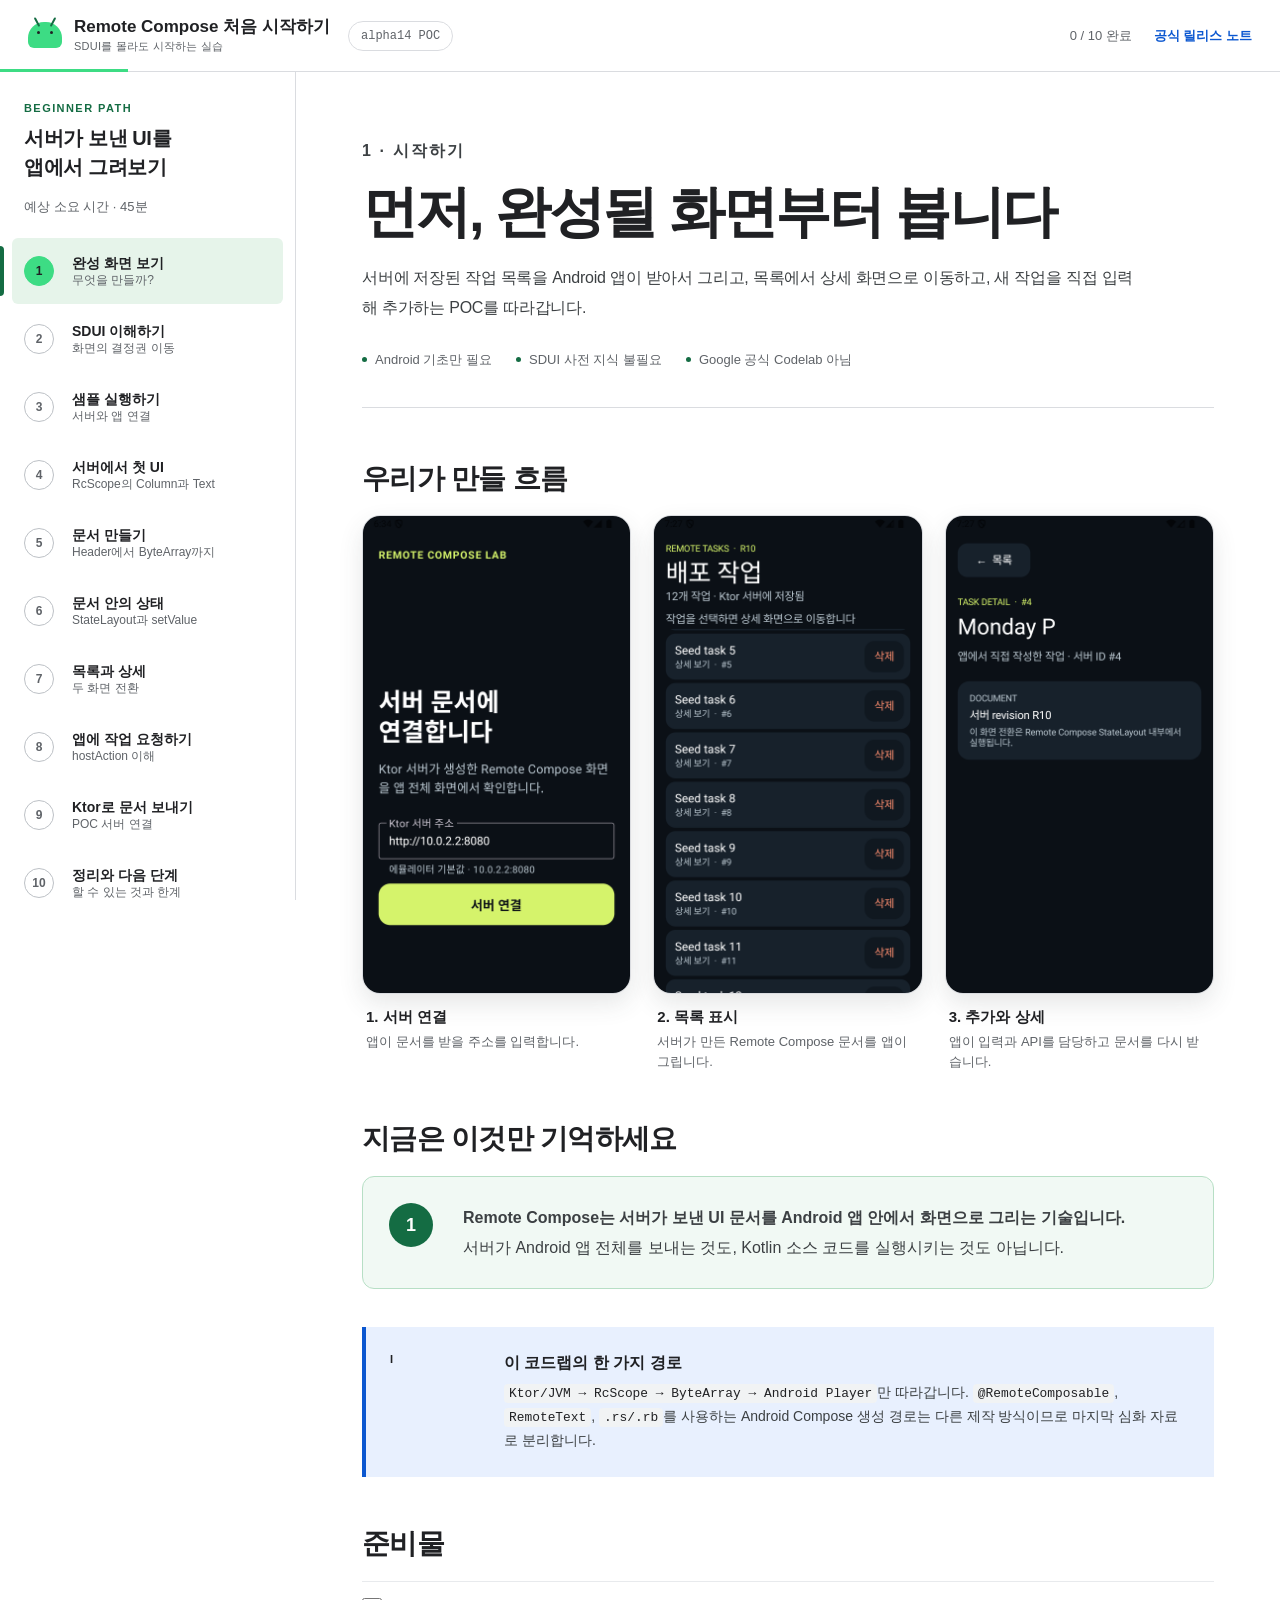
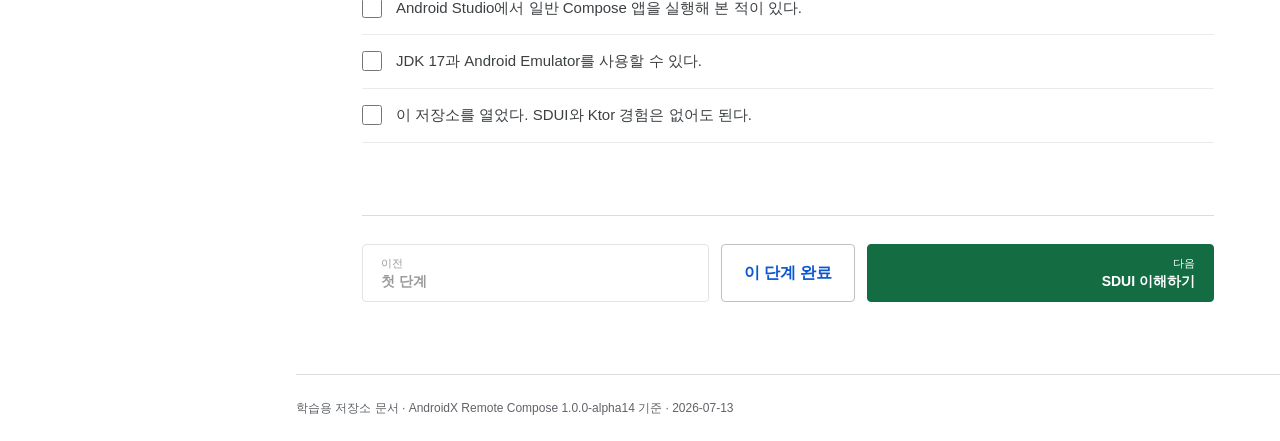
<file: codelab/index.html>
<!doctype html>
<html lang="ko">
<head>
  <meta charset="utf-8">
  <meta name="viewport" content="width=device-width, initial-scale=1">
  <meta name="description" content="SDUI를 처음 접하는 Android 개발자를 위한 Remote Compose 입문 실습">
  <title>Remote Compose 처음 시작하기</title>
  <link rel="stylesheet" href="./styles.css">
  <script src="./app.js" defer></script>
</head>
<body>
  <a class="skip-link" href="#lesson">본문으로 건너뛰기</a>

  <header class="site-header">
    <button id="menu-button" class="icon-button menu-button" type="button" aria-label="학습 단계 열기" aria-controls="step-drawer" aria-expanded="false">
      <span></span><span></span><span></span>
    </button>
    <a class="brand" href="#step-0" aria-label="Remote Compose 처음 시작하기">
      <span class="android-mark" aria-hidden="true"><span></span></span>
      <span class="brand-copy">
        <strong>Remote Compose 처음 시작하기</strong>
        <small>SDUI를 몰라도 시작하는 실습</small>
      </span>
    </a>
    <span class="version-chip">alpha14 POC</span>
    <div class="header-meta">
      <span id="completion-label">0 / 10 완료</span>
      <a href="https://developer.android.com/jetpack/androidx/releases/compose-remote">공식 릴리스 노트</a>
    </div>
  </header>
  <div class="top-progress" aria-hidden="true"><span id="top-progress-bar"></span></div>

  <div class="app-shell">
    <aside id="step-drawer" class="step-drawer" aria-label="학습 단계">
      <div class="drawer-intro">
        <p class="eyebrow">BEGINNER PATH</p>
        <h2>서버가 보낸 UI를<br>앱에서 그려보기</h2>
        <p>예상 소요 시간 · 45분</p>
      </div>
      <ol class="step-list">
        <li><button type="button" data-step-target="0"><span>1</span><b>완성 화면 보기</b><small>무엇을 만들까?</small></button></li>
        <li><button type="button" data-step-target="1"><span>2</span><b>SDUI 이해하기</b><small>화면의 결정권 이동</small></button></li>
        <li><button type="button" data-step-target="2"><span>3</span><b>샘플 실행하기</b><small>서버와 앱 연결</small></button></li>
        <li><button type="button" data-step-target="3"><span>4</span><b>서버에서 첫 UI</b><small>RcScope의 Column과 Text</small></button></li>
        <li><button type="button" data-step-target="4"><span>5</span><b>문서 만들기</b><small>Header에서 ByteArray까지</small></button></li>
        <li><button type="button" data-step-target="5"><span>6</span><b>문서 안의 상태</b><small>StateLayout과 setValue</small></button></li>
        <li><button type="button" data-step-target="6"><span>7</span><b>목록과 상세</b><small>두 화면 전환</small></button></li>
        <li><button type="button" data-step-target="7"><span>8</span><b>앱에 작업 요청하기</b><small>hostAction 이해</small></button></li>
        <li><button type="button" data-step-target="8"><span>9</span><b>Ktor로 문서 보내기</b><small>POC 서버 연결</small></button></li>
        <li><button type="button" data-step-target="9"><span>10</span><b>정리와 다음 단계</b><small>할 수 있는 것과 한계</small></button></li>
      </ol>
    </aside>

    <button id="drawer-overlay" class="drawer-overlay" type="button" aria-label="학습 단계 닫기" hidden></button>

    <main id="lesson" class="lesson" tabindex="-1">
      <div class="lesson-content">
        <article class="codelab-step" data-step="0">
          <header class="lesson-header">
            <p class="step-kicker">1 · 시작하기</p>
            <h1>먼저, 완성될 화면부터 봅니다</h1>
            <p class="lead">서버에 저장된 작업 목록을 Android 앱이 받아서 그리고, 목록에서 상세 화면으로 이동하고, 새 작업을 직접 입력해 추가하는 POC를 따라갑니다.</p>
            <div class="lesson-facts"><span>Android 기초만 필요</span><span>SDUI 사전 지식 불필요</span><span>Google 공식 Codelab 아님</span></div>
          </header>

          <section>
            <h2>우리가 만들 흐름</h2>
            <div class="screenshot-story">
              <figure>
                <img src="../samples/remote-state-lab/raw/verification/2026-07-11-korean-checklist/connection.png" alt="서버 주소를 입력하고 연결하는 Android 화면">
                <figcaption><b>1. 서버 연결</b><span>앱이 문서를 받을 주소를 입력합니다.</span></figcaption>
              </figure>
              <figure>
                <img src="../samples/remote-state-lab/raw/verification/2026-07-11-dynamic-task-flow/list-scrolled-12-items.png" alt="Remote Compose로 그린 여러 작업 목록">
                <figcaption><b>2. 목록 표시</b><span>서버가 만든 Remote Compose 문서를 앱이 그립니다.</span></figcaption>
              </figure>
              <figure>
                <img src="../samples/remote-state-lab/raw/verification/2026-07-11-dynamic-task-flow/typed-task-detail.png" alt="직접 입력한 작업의 Remote Compose 상세 화면">
                <figcaption><b>3. 추가와 상세</b><span>앱이 입력과 API를 담당하고 문서를 다시 받습니다.</span></figcaption>
              </figure>
            </div>
          </section>

          <section>
            <h2>지금은 이것만 기억하세요</h2>
            <div class="one-sentence">
              <span aria-hidden="true">1</span>
              <p><b>Remote Compose는 서버가 보낸 UI 문서를 Android 앱 안에서 화면으로 그리는 기술입니다.</b><br>서버가 Android 앱 전체를 보내는 것도, Kotlin 소스 코드를 실행시키는 것도 아닙니다.</p>
            </div>
            <div class="callout callout-note"><span>i</span><div><b>이 코드랩의 한 가지 경로</b><p><code>Ktor/JVM → RcScope → ByteArray → Android Player</code>만 따라갑니다. <code>@RemoteComposable</code>, <code>RemoteText</code>, <code>.rs/.rb</code>를 사용하는 Android Compose 생성 경로는 다른 제작 방식이므로 마지막 심화 자료로 분리합니다.</p></div></div>
          </section>

          <section>
            <h2>준비물</h2>
            <label class="check-row"><input type="checkbox" data-check="ready-android"><span>Android Studio에서 일반 Compose 앱을 실행해 본 적이 있다.</span></label>
            <label class="check-row"><input type="checkbox" data-check="ready-jdk"><span>JDK 17과 Android Emulator를 사용할 수 있다.</span></label>
            <label class="check-row"><input type="checkbox" data-check="ready-repo"><span>이 저장소를 열었다. SDUI와 Ktor 경험은 없어도 된다.</span></label>
          </section>
        </article>

        <article class="codelab-step" data-step="1" hidden>
          <header class="lesson-header">
            <p class="step-kicker">2 · 개념</p>
            <h1>SDUI는 “화면 결정권”을 서버와 나누는 방식입니다</h1>
            <p class="lead">SDUI는 Server-Driven UI의 줄임말입니다. 서버가 데이터만 보내는 대신, 어떤 UI를 어떤 순서로 보여줄지에 대한 설명도 함께 보냅니다.</p>
          </header>

          <section>
            <h2>일반 앱과 비교하면 쉽습니다</h2>
            <div class="sdui-compare">
              <div>
                <span class="compare-label">일반 Android 앱</span>
                <div class="mini-flow"><b>서버 데이터</b><i>→</i><b>앱에 고정된 UI 코드</b><i>→</i><b>화면</b></div>
                <p>서버가 같은 데이터를 보내면 앱에 이미 배포된 Compose 코드가 화면을 결정합니다.</p>
              </div>
              <div class="is-remote">
                <span class="compare-label">Server-Driven UI</span>
                <div class="mini-flow"><b>UI 설명 + 데이터</b><i>→</i><b>앱의 Renderer</b><i>→</i><b>화면</b></div>
                <p>서버가 목록·텍스트·순서 같은 설명을 바꾸면 앱 재배포 없이 화면 구성이 달라질 수 있습니다.</p>
              </div>
            </div>
          </section>

          <section>
            <h2>Remote Compose는 여기서 무엇을 하나요?</h2>
            <div class="beginner-definition">
              <div><span>서버</span><b>Remote Compose 문서 생성</b><p>텍스트, 레이아웃, 상태, 액션을 문서로 만듭니다.</p></div>
              <i aria-hidden="true">→</i>
              <div><span>Android 앱</span><b>문서 해석</b><p>앱 안의 player가 문서를 읽습니다.</p></div>
              <i aria-hidden="true">→</i>
              <div><span>사용자</span><b>실제 화면</b><p>일반 Android 화면 안에 렌더링됩니다.</p></div>
            </div>
            <div class="callout callout-warning"><span>!</span><div><b>문서는 Kotlin 소스 코드가 아닙니다</b><p>앱은 미리 지원하기로 한 Remote Compose 명령만 해석합니다. 서버가 임의의 Android 코드를 내려보내 실행하는 구조가 아닙니다.</p></div></div>
          </section>

          <section>
            <h2>언제 유용할까요?</h2>
            <ul>
              <li>앱 배포 주기와 별개로 프로모션, 설문, 체크리스트 구성을 바꾸고 싶을 때</li>
              <li>Android가 허용한 UI와 액션 범위 안에서 서버가 화면 순서를 결정하게 할 때</li>
              <li>여러 앱 버전이 같은 문서를 안전하게 재생하도록 호환성 규칙을 운영할 수 있을 때</li>
            </ul>
            <p class="source-footnote">다음 단계에서는 설명보다 먼저 실제 샘플을 실행합니다.</p>
          </section>
        </article>

        <article class="codelab-step" data-step="2" hidden>
          <header class="lesson-header">
            <p class="step-kicker">3 · 실행</p>
            <h1>서버를 켜고 앱을 연결해 봅니다</h1>
            <p class="lead">이 저장소는 이해를 돕기 위해 Ktor/JVM 서버와 Android 앱을 함께 제공합니다. Ktor는 Remote Compose의 필수 요소가 아니라, 문서 바이트를 전달하기 위해 이 POC가 선택한 서버입니다.</p>
          </header>

          <section>
            <h2>1. 서버 실행</h2>
            <p><code>server/</code>는 독립 Gradle 프로젝트입니다. 아래 명령은 Android 앱을 빌드하지 않고 서버만 실행합니다.</p>
            <div class="code-block" data-language="Shell">
              <div class="code-toolbar"><span class="evidence-badge custom">저장소 POC</span><button class="copy-button" type="button">코드 복사</button></div>
              <pre><code>cd samples/remote-state-lab/server
./gradlew run</code></pre>
            </div>
            <div class="callout callout-note"><span>i</span><div><b><code>127.0.0.1</code>과 <code>10.0.2.2</code>는 왜 다를까요?</b><p><code>127.0.0.1</code>은 그 주소를 사용하는 기기 자신입니다. 에뮬레이터 안의 <code>127.0.0.1</code>은 Mac이 아니므로, Android Emulator가 host 컴퓨터를 가리키도록 제공하는 <code>10.0.2.2</code>를 씁니다.</p></div></div>
          </section>

          <section>
            <h2>2. 앱 실행과 연결</h2>
            <div class="code-block" data-language="Shell">
              <div class="code-toolbar"><span class="evidence-badge custom">저장소 POC</span><button class="copy-button" type="button">코드 복사</button></div>
              <pre><code>cd samples/remote-state-lab
./gradlew :app:assembleDebug</code></pre>
            </div>
            <ol class="numbered-process">
              <li><span>1</span><div><b>앱을 에뮬레이터에서 실행</b><p>처음 보이는 화면은 일반 Jetpack Compose로 만든 연결 화면입니다.</p></div></li>
              <li><span>2</span><div><b><code>http://10.0.2.2:8080</code> 입력</b><p>Android Emulator에서 Mac의 8080 포트로 접근하는 주소입니다.</p></div></li>
              <li><span>3</span><div><b>연결 선택</b><p>앱이 <code>GET /document</code>로 바이트를 받고 Remote Compose 화면을 엽니다.</p></div></li>
            </ol>
          </section>

          <section>
            <h2>관찰할 것</h2>
            <label class="check-row"><input type="checkbox" data-check="run-list"><span>연결 화면에서 작업 목록 전체 화면으로 바뀌었다.</span></label>
            <label class="check-row"><input type="checkbox" data-check="run-detail"><span>목록의 작업을 누르면 상세 화면이 나타나고 다시 목록으로 돌아온다.</span></label>
            <label class="check-row"><input type="checkbox" data-check="run-create"><span>새 작업을 입력하면 목록이 자동으로 갱신된다.</span></label>
            <div class="callout callout-warning"><span>!</span><div><b><code>Address already in use</code>가 나오면</b><p>이미 8080 포트를 쓰는 서버가 있다는 뜻입니다. <code>lsof -nP -iTCP:8080 -sTCP:LISTEN</code>으로 확인하고 기존 POC 서버를 재사용하거나 종료합니다.</p></div></div>
          </section>
        </article>

        <article class="codelab-step" data-step="3" hidden>
          <header class="lesson-header">
            <p class="step-kicker">4 · UI</p>
            <h1>서버 코드에서 첫 Remote UI를 작성합니다</h1>
            <p class="lead">이 코드랩에서는 Ktor/JVM이 <code>RcScope</code> DSL을 실행해 UI operation을 문서에 기록합니다. 이 코드는 서버에서 실행되며 Android 화면을 직접 그리지 않습니다.</p>
          </header>

          <section>
            <h2>이름은 비슷해도 실행 장소가 다릅니다</h2>
            <div class="table-wrap"><table>
              <thead><tr><th>하려는 일</th><th>Android의 Jetpack Compose</th><th>서버의 RcScope DSL</th></tr></thead>
              <tbody>
                <tr><td>세로 배치</td><td><code>Column</code></td><td><code>Column</code></td></tr>
                <tr><td>문자 표시</td><td><code>Text</code></td><td><code>Text</code></td></tr>
                <tr><td>수정자</td><td><code>androidx.compose.ui.Modifier</code></td><td><code>androidx.compose.remote.creation.dsl.Modifier</code></td></tr>
                <tr><td>클릭</td><td><code>Modifier.clickable { Kotlin lambda }</code></td><td><code>Modifier.onClick { document action }</code></td></tr>
                <tr><td>결과</td><td>현재 Android UI tree</td><td>나중에 보낼 Remote Compose operation</td></tr>
              </tbody>
            </table></div>
            <div class="callout callout-danger"><span>!</span><div><b>서버의 <code>Text</code>는 Jetpack Compose <code>Text</code>가 아닙니다</b><p><code>createRcBuffer { ... }</code>가 제공하는 <code>RcScope</code> receiver의 함수입니다. 이름이 같을 뿐 <code>@Composable</code>도 아니고 Android UI toolkit도 아닙니다.</p></div></div>
          </section>

          <section>
            <h2>가장 작은 작업 목록</h2>
            <div class="code-block" data-language="Kotlin">
              <div class="code-toolbar"><span class="evidence-badge restricted">Restricted RcScope · 실제 POC 경로</span><button class="copy-button" type="button">코드 복사</button></div>
              <pre><code>private fun RcScope.TaskListContent() {
    Column(
        modifier = Modifier.fillMaxSize().padding(18f),
    ) {
        Text("오늘 할 일")
        Text("API 회귀 테스트")
    }
}</code></pre>
            </div>
            <ol class="numbered-process">
              <li><span>1</span><div><b><code>RcScope.</code> 확장 함수</b><p>Remote Compose writer를 receiver로 받아 operation을 추가합니다.</p></div></li>
              <li><span>2</span><div><b><code>Column</code></b><p>세로 container를 문서에 기록하고 block 안의 child operation을 이어서 기록합니다.</p></div></li>
              <li><span>3</span><div><b><code>Text(String)</code></b><p>procedural DSL에는 일반 <code>String</code> overload가 있으므로 이 경로에서는 <code>.rs</code>가 필요하지 않습니다.</p></div></li>
            </ol>
          </section>

          <section>
            <h2>왜 restricted 배지가 붙나요?</h2>
            <p>alpha14에서 이 저장소가 사용하는 <code>RcScope</code>와 <code>createRcBuffer</code>는 AndroidX source상 <code>LIBRARY_GROUP</code> 제한 API입니다. 서버 중심 SDUI를 가장 직접적으로 실험할 수 있지만, 안정 public 계약으로 간주하면 안 됩니다.</p>
            <div class="callout callout-note"><span>i</span><div><b>이 코드랩의 선택</b><p>“공개 API를 모두 먼저 배우기”보다 “현재 샘플이 실제로 동작하는 한 경로를 끝까지 이해하기”를 우선합니다. 다른 생성 frontend는 Step 10의 심화 자료에서 비교합니다.</p></div></div>
          </section>
        </article>

        <article class="codelab-step" data-step="4" hidden>
          <header class="lesson-header">
            <p class="step-kicker">5 · 문서 생성</p>
            <h1>Header와 UI를 하나의 ByteArray로 만듭니다</h1>
            <p class="lead"><code>RcScope</code> UI만 적는 것으로는 전송이 끝나지 않습니다. 서버는 player가 해석할 문서 속성을 지정하고, UI operation과 함께 buffer로 직렬화합니다.</p>
          </header>

          <section>
            <h2>서버 안에서 일어나는 네 단계</h2>
            <div class="simple-pipeline">
              <div><span>1</span><b>Profile</b><small>지원 protocol과 platform</small></div>
              <i>→</i>
              <div><span>2</span><b>Header</b><small>크기·density·설명</small></div>
              <i>→</i>
              <div><span>3</span><b>자동 Root + UI</b><small><code>RootLayoutComponent</code> 아래의 content</small></div>
              <i>→</i>
              <div><span>4</span><b>Buffer</b><small><code>ByteArray</code></small></div>
            </div>
          </section>

          <section>
            <h2>실제 서버의 문서 생성 함수</h2>
            <div class="code-block" data-language="Kotlin">
              <div class="code-toolbar"><span class="evidence-badge restricted">Restricted RcScope · 실제 코드 축약</span><button class="copy-button" type="button">코드 복사</button></div>
              <pre><code>fun buildChecklistDocument(snapshot: ChecklistServerSnapshot): ByteArray =
    createRcBuffer(
        rcProfile,
        RemoteComposeWriter.HTag(Header.DOC_WIDTH, 390),
        RemoteComposeWriter.HTag(Header.DOC_HEIGHT, 720),
        RemoteComposeWriter.HTag(
            Header.DOC_DENSITY_BEHAVIOR,
            CoreDocument.DENSITY_BEHAVIOR_DP,
        ),
    ) {
        TaskListContent()
    }
</code></pre>
            </div>
            <ol class="numbered-process">
              <li><span>1</span><div><b><code>rcProfile</code></b><p>writer와 player가 어떤 Remote Compose profile을 전제로 하는지 정합니다.</p></div></li>
              <li><span>2</span><div><b><code>Header.*</code></b><p>문서 viewport와 density behavior 같은 해석 조건을 기록합니다.</p></div></li>
              <li><span>3</span><div><b><code>{ TaskListContent() }</code></b><p><code>createRcBuffer</code>가 자동으로 <code>RootLayoutComponent</code>를 기록하고, 이 block의 layout/text operation을 그 아래에 넣습니다.</p></div></li>
              <li><span>4</span><div><b><code>ByteArray</code></b><p><code>createRcBuffer</code>가 Header와 operation을 전송 가능한 binary document로 반환합니다.</p></div></li>
            </ol>
          </section>

          <section>
            <h2>Header, root, state를 섞지 마세요</h2>
            <div class="table-wrap"><table>
              <thead><tr><th>용어</th><th>역할</th><th>이 샘플에서 보이는 곳</th></tr></thead>
              <tbody>
                <tr><td>Header</td><td>문서 전체의 version/property framing</td><td><code>createRcBuffer</code> 인자</td></tr>
                <tr><td>Root wrapper</td><td>화면 tree의 최상위 <code>RootLayoutComponent</code></td><td><code>createRcBuffer</code>가 자동 생성</td></tr>
                <tr><td>Root content</td><td>root 아래의 layout·data·action operation</td><td>buffer의 content block</td></tr>
                <tr><td>Remote state</td><td>Player가 ID로 보관·변경하는 값</td><td>다음 단계의 <code>remoteNamedInteger</code></td></tr>
              </tbody>
            </table></div>
            <div class="callout callout-warning"><span>!</span><div><b>별도의 <code>RootState</code>라는 API를 찾지 마세요</b><p>root layout과 runtime state는 다른 개념입니다. binary format은 flat operation을 기록하고 player가 container/end operation을 해석해 UI tree를 복원합니다.</p></div></div>
          </section>
        </article>

        <article class="codelab-step" data-step="5" hidden>
          <header class="lesson-header">
            <p class="step-kicker">6 · 상태</p>
            <h1>문서 안의 상태는 ID와 action으로 움직입니다</h1>
            <p class="lead">서버의 Kotlin 코드는 문서를 만들 때 한 번 실행됩니다. 재생 중에는 Android Player가 문서에 기록된 state ID를 읽고 <code>setValue</code> action을 적용합니다.</p>
          </header>

          <section>
            <h2>Jetpack Compose state와 실행 방식이 다릅니다</h2>
            <div class="state-worlds">
              <div>
                <span>JETPACK COMPOSE</span>
                <b>Kotlin 코드가 다시 실행됩니다</b>
                <p><code>mutableStateOf</code>가 바뀌면 Android 프로세스에서 recomposition이 일어나고 Composable을 다시 평가합니다.</p>
              </div>
              <i>≠</i>
              <div class="remote-world">
                <span>REMOTE DOCUMENT</span>
                <b>Player가 기록된 operation을 평가합니다</b>
                <p>click은 서버 함수를 다시 호출하지 않습니다. state map의 ID 값을 바꾸고 <code>StateLayout</code>이 이미 기록된 child를 다시 선택합니다.</p>
              </div>
            </div>
          </section>

          <section>
            <h2>procedural DSL로 완료 토글 만들기</h2>
            <div class="code-block" data-language="Kotlin">
              <div class="code-toolbar"><span class="evidence-badge restricted">Restricted RcScope · 개념용 축약</span><button class="copy-button" type="button">코드 복사</button></div>
              <pre><code>val done = remoteNamedInteger("done", 0)

StateLayout(stateIndex = done) {
    Box(modifier = Modifier.onClick { setValue(done, 1) }) {
        Text("미완료")
    }
    Box(modifier = Modifier.onClick { setValue(done, 0) }) {
        Text("완료")
    }
}</code></pre>
            </div>
            <ol class="state-code-walkthrough">
              <li><span>1</span><div><b><code>remoteNamedInteger("done", 0)</code></b><p>초깃값 0을 가진 document state를 만들고 writer가 사용할 ID를 연결합니다.</p></div></li>
              <li><span>2</span><div><b><code>StateLayout(stateIndex = done)</code></b><p>state 값과 같은 순서의 child 하나를 표시하는 selector operation을 기록합니다.</p></div></li>
              <li><span>3</span><div><b>첫 번째 layout child</b><p><code>done = 0</code>일 때 첫 <code>Box</code>와 “미완료”를 표시하고, click action은 값을 1로 바꿉니다.</p></div></li>
              <li><span>4</span><div><b>두 번째 layout child</b><p><code>done = 1</code>일 때 두 번째 <code>Box</code>와 “완료”를 표시하고, click action은 값을 0으로 되돌립니다.</p></div></li>
            </ol>
            <div class="callout callout-note"><span>핵심</span><div><b><code>onClick</code> block은 임의의 서버 로직이 아닙니다</b><p>문서 생성 중 <code>setValue</code> action을 기록하는 DSL block입니다. 재생 중 click에서 Ktor의 이 Kotlin block이 실행되는 것이 아닙니다.</p></div></div>
            <div class="callout callout-warning"><span>!</span><div><b><code>StateLayout</code>에는 layout child를 넣습니다</b><p>alpha14 player의 <code>StateLayout.getLayout(index)</code>는 <code>LayoutManager</code> child를 선택합니다. 따라서 <code>Text</code>를 바로 나열하지 않고 각 상태를 <code>Box</code>, <code>Column</code> 같은 layout으로 감쌉니다.</p></div></div>
          </section>

          <section>
            <h2>생성된 문서를 단순화하면 이렇습니다</h2>
            <div class="document-state-model" aria-label="procedural 토글 예제가 생성한 문서의 단순화 모델">
              <div><span>STATE</span><b>NamedInt <code>#42 = 0</code></b><small>이름은 done</small></div>
              <div><span>SELECTOR</span><b>StateLayout <code>indexId = #42</code></b><small>현재 값과 같은 child만 표시</small></div>
              <div><span>LAYOUT 0</span><b>Box → “미완료”</b><small>click → set <code>#42 = 1</code></small></div>
              <div><span>LAYOUT 1</span><b>Box → “완료”</b><small>click → set <code>#42 = 0</code></small></div>
            </div>
            <p class="caption">ID <code>#42</code>는 이해를 위한 예시입니다. 실제 ID는 writer가 문서를 만들며 할당합니다.</p>
          </section>

          <section>
            <h2>Player 동작을 직접 눌러봅니다</h2>
            <div class="runtime-lab" aria-labelledby="runtime-lab-title">
              <div class="runtime-lab-heading">
                <div><span>학습용 모델 · 실제 Player UI 아님</span><b id="runtime-lab-title">Remote state playback</b></div>
                <code>RemoteComposeState[#42] = <strong id="runtime-state-value">0</strong></code>
              </div>
              <div class="runtime-branches">
                <div id="runtime-child-false" class="runtime-branch is-active"><span>child 0</span><b>미완료</b><small>click action: #42에 1 기록</small></div>
                <div id="runtime-child-true" class="runtime-branch"><span>child 1</span><b>완료</b><small>click action: #42에 0 기록</small></div>
              </div>
              <div class="runtime-controls">
                <button id="runtime-toggle" type="button">현재 child의 click 실행</button>
                <button id="runtime-reset" type="button">0으로 초기화</button>
              </div>
              <p id="runtime-event" class="runtime-event" aria-live="polite">초기 문서를 재생했습니다. #42가 0이므로 child 0만 표시합니다.</p>
            </div>
            <div class="callout callout-warning"><span>!</span><div><b>document state는 서버 DB가 아닙니다</b><p>Player 안에서 표시 상태만 바뀐 것입니다. 저장된 작업, 권한, 결제처럼 영속성과 domain rule이 필요한 값은 Repository와 서버가 계속 소유해야 합니다.</p></div></div>
          </section>

          <section>
            <h2>어떤 상태를 어디에 둘까요?</h2>
            <div class="table-wrap"><table>
              <thead><tr><th>상태 예시</th><th>소유자</th><th>이유</th></tr></thead>
              <tbody>
                <tr><td>현재 펼쳐진 설명, 작은 화면 selector</td><td>Remote document state</td><td>문서 안에서 즉시 바뀌고 reset되어도 안전</td></tr>
                <tr><td>서버 연결, loading/error</td><td>Android ViewModel</td><td>lifecycle, retry, fallback UI가 필요</td></tr>
                <tr><td>사용자 입력 중인 문자열</td><td>Android UI/ViewModel</td><td>현재 POC의 procedural component에는 일반 IME TextField가 없음</td></tr>
                <tr><td>저장된 작업, 권한, 결제 상태</td><td>Repository/server</td><td>영속성, 인증, domain rule이 필요</td></tr>
              </tbody>
            </table></div>
          </section>
        </article>

        <article class="codelab-step" data-step="6" hidden>
          <header class="lesson-header">
            <p class="step-kicker">7 · 화면 전환</p>
            <h1>목록과 상세를 한 문서에 함께 기록합니다</h1>
            <p class="lead">현재 샘플은 Android Navigation을 호출하지 않습니다. <code>screen</code> state를 selector로 사용해 한 Remote Compose 문서 안에서 목록 child와 상세 child를 교체합니다.</p>
          </header>

          <section>
            <h2>실제 샘플의 StateLayout 구조</h2>
            <div class="code-block" data-language="Kotlin">
              <div class="code-toolbar"><span class="evidence-badge restricted">Restricted RcScope · 실제 서버 코드</span><button class="copy-button" type="button">코드 복사</button></div>
              <pre><code>val screen = remoteNamedInteger("screen", 0)

StateLayout(
    stateIndex = screen,
    modifier = Modifier.fillMaxSize(),
) {
    TaskListScreen(snapshot, screen)

    snapshot.tasks.forEach { task ->
        TaskDetailScreen(snapshot, task, screen)
    }
}</code></pre>
            </div>
            <div class="screen-selector">
              <div class="is-active"><span>screen = 0</span><b>작업 목록</b><small>첫 번째 child</small></div>
              <i>⇄</i>
              <div><span>screen = index + 1</span><b>선택한 작업 상세</b><small>각 task의 child</small></div>
            </div>
          </section>

          <section>
            <h2>행을 누르면 왜 상세가 보이나요?</h2>
            <div class="code-block" data-language="Kotlin">
              <div class="code-toolbar"><span class="evidence-badge restricted">Restricted RcScope · 실제 동작 축약</span><button class="copy-button" type="button">코드 복사</button></div>
              <pre><code>snapshot.tasks.forEachIndexed { index, task ->
    TaskRow(
        task = task,
        detailScreenIndex = index + 1,
        screen = screen,
    )
}

// TaskRow 내부
Modifier.onClick {
    setValue(screen, detailScreenIndex)
}

// 상세의 뒤로 버튼
Modifier.onClick {
    setValue(screen, 0)
}</code></pre>
            </div>
            <ol class="numbered-process">
              <li><span>1</span><div><b>문서 생성</b><p>서버 snapshot의 task 수만큼 상세 child를 미리 기록합니다.</p></div></li>
              <li><span>2</span><div><b>행 click</b><p>Player가 <code>screen</code> ID에 <code>index + 1</code>을 기록합니다.</p></div></li>
              <li><span>3</span><div><b>child 선택</b><p><code>StateLayout</code>이 바뀐 index에 해당하는 상세 child를 표시합니다. UI를 위에 덮는 방식이 아닙니다.</p></div></li>
              <li><span>4</span><div><b>목록 복귀</b><p><code>screen = 0</code>으로 바꾸면 첫 번째 child인 목록을 다시 표시합니다.</p></div></li>
            </ol>
          </section>

          <section>
            <h2>이것은 Android Navigation인가요?</h2>
            <p><b>아닙니다.</b> Activity, Fragment, Navigation Compose destination이나 back stack은 변하지 않습니다.</p>
            <div class="comparison"><div><p><b>StateLayout이 적합</b></p><p>작은 설문 단계, 문서 내부 목록/상세, reset되어도 안전한 임시 전환</p></div><div><p><b>Android Navigation이 적합</b></p><p>deep link, 시스템 back, 다른 feature graph, process restore, 앱 전체 화면 소유권</p></div></div>
          </section>
        </article>

        <article class="codelab-step" data-step="7" hidden>
          <header class="lesson-header">
            <p class="step-kicker">8 · 앱과 연결</p>
            <h1>서버 저장이 필요하면 hostAction으로 앱에 알립니다</h1>
            <p class="lead"><code>setValue</code>는 document-local 상태만 바꿉니다. 입력창, API, 인증, 저장이 필요하면 문서는 이름 있는 event를 발생시키고 Android host가 실제 business 작업을 수행합니다.</p>
          </header>

          <section>
            <h2><code>task.create</code>가 API 요청으로 이어지는 전체 과정</h2>
            <div class="host-action-story">
              <div><span>RcScope 문서</span><b><code>hostAction("task.create")</code></b><p>문서에 named action 기록</p></div>
              <i>→</i>
              <div><span>Android callback</span><b><code>onNamedAction</code></b><p>Player가 이름을 host에 전달</p></div>
              <i>→</i>
              <div><span>ViewModel</span><b><code>handleHostAction</code></b><p>allowlist 검사와 입력 UI 요청</p></div>
              <i>→</i>
              <div><span>Repository/API</span><b><code>POST /tasks</code></b><p>입력값을 Ktor 서버에 저장</p></div>
            </div>
          </section>

          <section>
            <h2>서버가 문서에 기록하는 action</h2>
            <div class="code-block" data-language="Kotlin">
              <div class="code-toolbar"><span class="evidence-badge restricted">Restricted RcScope · 실제 서버 문법</span><button class="copy-button" type="button">코드 복사</button></div>
              <pre><code>ActionButton(label = "+  새 작업 작성") {
    hostAction("task.create")
}

ActionButton(label = "삭제") {
    hostAction("task.delete.${task.id}")
}</code></pre>
            </div>
            <p><code>hostAction</code> 자체는 HTTP 요청을 보내지 않습니다. 문자열을 문서 action으로 기록할 뿐이며, Android host가 그 이름을 해석했기 때문에 결과적으로 API 호출이 일어납니다.</p>
          </section>

          <section>
            <h2>Android 앱이 business action으로 번역합니다</h2>
            <div class="code-block" data-language="Kotlin">
              <div class="code-toolbar"><span class="evidence-badge custom">저장소 POC · host integration</span><button class="copy-button" type="button">코드 복사</button></div>
              <pre><code>RemoteDocumentPlayer(
    document = document,
    documentWidth = 390,
    documentHeight = 720,
    onNamedAction = { name, value, _ ->
        viewModel.handleHostAction(name, value)
    },
)</code></pre>
            </div>
            <div class="callout callout-danger"><span>!</span><div><b>문서 문자열을 URL이나 함수처럼 실행하지 마세요</b><p><code>task.create</code>와 양의 정수 ID를 가진 <code>task.delete.&lt;id&gt;</code>처럼 앱이 아는 command만 허용하고 payload를 검증해야 합니다.</p></div></div>
            <p class="caption"><code>documentWidth</code>와 <code>documentHeight</code>는 alpha14 signature의 필수 인자입니다. <code>RemoteDocumentPlayer</code> 자체도 고정 source 기준 restricted이므로 안정 public player 계약으로 제시하지 않습니다.</p>
          </section>

          <section>
            <h2>왜 텍스트 입력은 Android가 담당하나요?</h2>
            <p>현재 POC에서 확인한 procedural component surface에는 일반 Android <code>TextField</code>처럼 IME로 자유 입력을 받는 component가 없습니다. 그래서 <code>task.create</code>를 받으면 Android가 native 입력 UI를 열고, 입력 완료 후 Repository가 서버에 저장합니다.</p>
            <div class="callout callout-note"><span>결론</span><div><b>Remote Compose가 ViewModel이나 Repository를 대신하지 않습니다</b><p>문서는 표시·문서 내부 상태·허용된 event를 표현합니다. lifecycle, 입력, 인증, retry, persistence와 domain rule은 기존 Android architecture에 남습니다.</p></div></div>
          </section>
        </article>

        <article class="codelab-step" data-step="8" hidden>
          <header class="lesson-header">
            <p class="step-kicker">9 · 서버 연결</p>
            <h1>Ktor route가 문서 바이트를 응답합니다</h1>
            <p class="lead">문서 생성 함수와 HTTP transport를 연결합니다. Ktor 자체가 Remote Compose UI를 그리는 것은 아니며, 생성된 <code>ByteArray</code>를 응답으로 전달합니다.</p>
          </header>

          <section>
            <h2>POC의 <code>GET /document</code></h2>
            <div class="code-block" data-language="Kotlin">
              <div class="code-toolbar"><span class="evidence-badge custom">저장소 POC · 공식 Ktor 통합 아님</span><button class="copy-button" type="button">코드 복사</button></div>
              <pre><code>get("/document") {
    call.respondBytes(
        bytes = buildChecklistDocument(taskStore.snapshot()),
        contentType = ContentType.Application.OctetStream,
    )
}</code></pre>
            </div>
            <ol class="numbered-process">
              <li><span>1</span><div><b><code>taskStore.snapshot()</code></b><p>현재 서버 작업 데이터를 읽습니다.</p></div></li>
              <li><span>2</span><div><b><code>buildChecklistDocument(...)</code></b><p>데이터에 맞는 Remote Compose 문서 바이트를 만듭니다.</p></div></li>
              <li><span>3</span><div><b><code>respondBytes(...)</code></b><p>Ktor가 그 바이트를 HTTP 응답으로 보냅니다.</p></div></li>
              <li><span>4</span><div><b>Android player</b><p>앱이 받은 바이트를 검증하고 화면으로 그립니다.</p></div></li>
            </ol>
          </section>

          <section>
            <h2>누가 무엇을 소유하나요?</h2>
            <div class="ownership-simple">
              <div><span>Remote 문서</span><b>표시와 문서 내부 상태</b><p>목록, 텍스트, 상세 child 선택, host action 이름</p></div>
              <div><span>Android 앱</span><b>신뢰 경계와 business orchestration</b><p>연결, 입력창, action 검증, ViewModel, Repository, fallback UI</p></div>
              <div><span>Ktor 서버</span><b>데이터와 문서 생산</b><p>task 저장, API, 현재 데이터로 문서 생성, bytes 응답</p></div>
            </div>
            <div class="callout callout-note"><span>i</span><div><b>공식 Ktor용 Remote Compose 문서가 있나요?</b><p>현재 조사 범위에서 Remote Compose와 Ktor를 연결하는 공식 guide나 Codelab은 확인하지 못했습니다. AndroidX는 JVM 생성 artifact를 제공하지만, Ktor route와 배포 구조는 이 저장소의 engineering POC입니다.</p></div></div>
          </section>

          <section>
            <h2>서버가 바꾸면 앱에 무엇이 보일까요?</h2>
            <p>작업을 추가한 뒤 새 문서를 요청하면 서버는 새로운 목록으로 문서를 다시 만듭니다. 앱은 새 바이트를 받아 player에 전달하고, 사용자는 갱신된 목록을 봅니다. 이 POC의 “자동 동기화”는 이 재요청 과정을 뜻합니다.</p>
            <div class="source-strip">
              <a href="https://api.ktor.io/ktor-server-core/io.ktor.server.response/respond-bytes.html"><b>Ktor <code>respondBytes</code></b><span>바이트 응답을 보내는 공식 Ktor API</span></a>
              <a href="../reference/wiki/ktor-transport.md"><b>Ktor transport 연구</b><span>이 저장소의 설계와 제한</span></a>
            </div>
          </section>
        </article>

        <article class="codelab-step" data-step="9" hidden>
          <header class="lesson-header">
            <p class="step-kicker">10 · 마무리</p>
            <h1>서버 중심 SDUI 한 경로를 끝까지 연결했습니다</h1>
            <p class="lead">이 코드랩의 기준은 <code>Ktor/JVM → RcScope document → HTTP ByteArray → Android Player</code>입니다. 다른 생성 frontend를 섞지 않고 현재 POC의 실행 모델과 책임 경계를 배웠습니다.</p>
          </header>

          <section>
            <h2>한 번에 다시 보기</h2>
            <div class="final-flow">
              <b>서버 데이터</b><i>→</i><b>RcScope UI operation</b><i>→</i><b>Remote Compose bytes</b><i>→</i><b>Android Player</b><i>→</i><b>화면</b>
            </div>
            <div class="final-flow return"><b>사용자 클릭</b><i>→</i><b>hostAction</b><i>→</i><b>Android ViewModel</b><i>→</i><b>Repository/API</b><i>→</i><b>새 문서 요청</b></div>
          </section>

          <section>
            <h2>이 코드랩에서 사용한 것의 지위</h2>
            <div class="table-wrap"><table>
              <thead><tr><th>항목</th><th>분류</th><th>학습 결론</th></tr></thead>
              <tbody>
                <tr><td><code>RcScope</code>, <code>createRcBuffer</code>, <code>StateLayout</code>, <code>setValue</code></td><td><span class="status no">Restricted</span></td><td>현재 Ktor/JVM POC의 문서 생성 경로이며 안정 public 계약이 아님</td></tr>
                <tr><td><code>RemoteDocumentPlayer</code></td><td><span class="status no">Restricted</span></td><td>Android 앱 embedded playback POC 경로</td></tr>
                <tr><td>Ktor route, <code>HostActionRouter</code>, <code>scaledSp</code></td><td><span class="status no">Custom</span></td><td>AndroidX가 제공한 공식 통합이 아니라 저장소 구현</td></tr>
                <tr><td>Remote Compose wire document</td><td><span class="status yes">AndroidX</span></td><td>두 실행 환경 사이에 전달되는 layout/state/action 표현</td></tr>
              </tbody>
            </table></div>
          </section>

          <section>
            <h2>다른 제작 방식은 별도 심화 과제입니다</h2>
            <p>Android 또는 Android 기반 CI에서 <code>@RemoteComposable</code> content를 capture하는 public Compose frontend도 존재합니다. 그 경로에서 <code>RemoteText</code>, <code>.rs</code>, <code>.rb</code>, <code>valueChange</code>가 등장합니다. 하지만 서버에서 <code>RcScope.Text(String)</code>를 직접 사용하는 이번 경로에는 필요하지 않습니다.</p>
            <div class="callout callout-note"><span>선택</span><div><b>제작 위치를 먼저 정한 뒤 API를 배우세요</b><p>서버가 요청마다 데이터로 문서를 동적 생성하면 이 코드랩을 따릅니다. Android/CI에서 미리 문서를 capture해 서버나 CDN에 배포하려면 아래 public Compose frontend 심화 문서를 따릅니다.</p></div></div>
            <div class="resource-list">
              <a href="../reference/wiki/remote-state-and-values.md"><b>심화 · Android Compose 생성 frontend</b><span><code>RemoteText</code>, remote value, capture와 procedural DSL의 차이</span></a>
              <a href="../reference/wiki/document-anatomy-and-state.md"><b>심화 · Document Anatomy</b><span>Header, root operation, ID 기반 state lifecycle</span></a>
              <a href="../reference/wiki/alpha14-debugging-and-component-issues.md"><b>심화 · alpha14 디버깅</b><span>작은 글꼴, click, server port, input 제한</span></a>
              <a href="../reference/wiki/remote-compose-poc-retrospective.md"><b>POC 회고와 도입 판단</b><span>custom workaround와 제품 도입 기준</span></a>
            </div>
          </section>

          <section>
            <h2>실제 앱 도입 전에 확인할 것</h2>
            <label class="check-row"><input type="checkbox" data-check="finish-boundary"><span>Remote 문서와 Android ViewModel/Repository의 책임 경계를 설명할 수 있다.</span></label>
            <label class="check-row"><input type="checkbox" data-check="finish-security"><span>host action allowlist, 문서 크기 제한, malformed document fallback이 필요함을 안다.</span></label>
            <label class="check-row"><input type="checkbox" data-check="finish-alpha"><span>procedural DSL과 player가 restricted alpha API임을 제품 위험으로 기록했다.</span></label>
            <label class="check-row"><input type="checkbox" data-check="finish-accessibility"><span>접근성, 여러 앱 버전 호환성, rollback을 별도로 검증해야 함을 안다.</span></label>
          </section>

          <div class="finish-panel">
            <p>REMOTE COMPOSE · SERVER SDUI PATH</p>
            <h2>완료했습니다</h2>
            <p>이제 “Ktor 서버가 RcScope로 UI 문서를 만들고, Android 앱이 안전하게 재생하며, 기존 business layer가 실제 작업을 수행한다”는 흐름을 설명할 수 있습니다.</p>
            <button id="reset-progress" type="button">진행 상태 초기화</button>
          </div>
        </article>

        <nav class="lesson-navigation" aria-label="단계 이동">
          <button id="previous-step" class="nav-button secondary" type="button"><span>이전</span><b id="previous-label">첫 단계</b></button>
          <button id="complete-step" class="complete-button" type="button">이 단계 완료</button>
          <button id="next-step" class="nav-button primary" type="button"><span>다음</span><b id="next-label">SDUI 이해하기</b></button>
        </nav>
      </div>
      <footer class="site-footer"><p>학습용 저장소 문서 · AndroidX Remote Compose 1.0.0-alpha14 기준 · 2026-07-13</p></footer>
    </main>
  </div>
</body>
</html>
</file>
<file: codelab/styles.css>
:root {
  --header-height: 72px;
  --drawer-width: 296px;
  --ink: #202124;
  --muted: #5f6368;
  --line: #dadce0;
  --soft-line: #e8eaed;
  --surface: #ffffff;
  --subtle: #f8f9fa;
  --code: #202124;
  --code-surface: #f1f3f4;
  --android: #3ddc84;
  --android-dark: #146c43;
  --link: #0b57d0;
  --warning: #f9ab00;
  --danger: #b3261e;
  --danger-soft: #fce8e6;
  --note-soft: #e8f0fe;
  --shadow: 0 8px 28px rgba(60, 64, 67, 0.16);
  font-family: Roboto, "Noto Sans KR", "Apple SD Gothic Neo", Arial, sans-serif;
  color: var(--ink);
  background: var(--surface);
  color-scheme: light;
}

* {
  box-sizing: border-box;
}

html {
  scroll-behavior: smooth;
}

body {
  margin: 0;
  min-width: 320px;
  background: var(--surface);
  color: var(--ink);
  -webkit-font-smoothing: antialiased;
}

body.drawer-open {
  overflow: hidden;
}

button,
input,
textarea,
select {
  font: inherit;
}

button {
  margin: 0;
  border: 0;
  padding: 0;
  color: inherit;
  background: transparent;
  cursor: pointer;
}

button:disabled {
  cursor: default;
}

a {
  color: var(--link);
  text-decoration-thickness: 1px;
  text-underline-offset: 3px;
}

code,
pre {
  font-family: "Roboto Mono", "SFMono-Regular", Consolas, monospace;
}

code {
  font-size: 0.92em;
}

.skip-link {
  position: fixed;
  z-index: 1000;
  top: 8px;
  left: 8px;
  padding: 10px 14px;
  border-radius: 4px;
  background: var(--ink);
  color: white;
  transform: translateY(-140%);
}

.skip-link:focus {
  transform: translateY(0);
}

.site-header {
  position: fixed;
  z-index: 100;
  inset: 0 0 auto 0;
  height: var(--header-height);
  display: flex;
  align-items: center;
  gap: 18px;
  padding: 0 28px;
  border-bottom: 1px solid var(--line);
  background: rgba(255, 255, 255, 0.98);
}

.brand {
  min-width: 0;
  display: inline-flex;
  align-items: center;
  gap: 12px;
  color: var(--ink);
  text-decoration: none;
}

.android-mark {
  position: relative;
  width: 34px;
  height: 26px;
  flex: 0 0 auto;
  border-radius: 16px 16px 6px 6px;
  background: var(--android);
}

.android-mark::before,
.android-mark::after {
  content: "";
  position: absolute;
  top: -5px;
  width: 2px;
  height: 10px;
  border-radius: 2px;
  background: var(--android-dark);
}

.android-mark::before {
  left: 8px;
  transform: rotate(-28deg);
}

.android-mark::after {
  right: 8px;
  transform: rotate(28deg);
}

.android-mark span::before,
.android-mark span::after {
  content: "";
  position: absolute;
  top: 9px;
  width: 3px;
  height: 3px;
  border-radius: 50%;
  background: var(--ink);
}

.android-mark span::before { left: 9px; }
.android-mark span::after { right: 9px; }

.brand-copy {
  min-width: 0;
  display: grid;
  gap: 2px;
}

.brand-copy strong {
  font-size: 17px;
  line-height: 1.2;
  white-space: nowrap;
}

.brand-copy small {
  color: var(--muted);
  font-size: 11px;
  letter-spacing: 0.02em;
}

.version-chip {
  display: inline-flex;
  align-items: center;
  min-height: 30px;
  padding: 0 12px;
  border: 1px solid var(--line);
  border-radius: 999px;
  color: var(--muted);
  font-family: "Roboto Mono", monospace;
  font-size: 12px;
}

.header-meta {
  margin-left: auto;
  display: flex;
  align-items: center;
  gap: 22px;
  color: var(--muted);
  font-size: 13px;
}

.header-meta a {
  font-weight: 700;
  text-decoration: none;
}

.icon-button {
  width: 44px;
  height: 44px;
  display: inline-flex;
  align-items: center;
  justify-content: center;
  border-radius: 50%;
}

.icon-button:hover {
  background: var(--subtle);
}

.icon-button:focus-visible,
button:focus-visible,
a:focus-visible,
input:focus-visible {
  outline: 3px solid rgba(11, 87, 208, 0.28);
  outline-offset: 2px;
}

.menu-button {
  display: none;
  flex-direction: column;
  gap: 4px;
}

.menu-button span {
  width: 20px;
  height: 2px;
  border-radius: 2px;
  background: var(--ink);
}

.top-progress {
  position: fixed;
  z-index: 110;
  top: calc(var(--header-height) - 3px);
  left: 0;
  right: 0;
  height: 3px;
  background: transparent;
}

.top-progress span {
  display: block;
  width: 10%;
  height: 100%;
  background: var(--android);
  transition: width 220ms ease;
}

.app-shell {
  min-height: 100vh;
  padding-top: var(--header-height);
}

.step-drawer {
  position: fixed;
  z-index: 50;
  top: var(--header-height);
  bottom: 0;
  left: 0;
  width: var(--drawer-width);
  overflow-y: auto;
  border-right: 1px solid var(--line);
  background: var(--surface);
  scrollbar-width: thin;
}

.drawer-intro {
  padding: 30px 24px 20px;
}

.eyebrow,
.step-kicker,
.section-label {
  margin: 0;
  color: var(--android-dark);
  font-size: 11px;
  font-weight: 800;
  letter-spacing: 0.13em;
  text-transform: uppercase;
}

.drawer-intro h2 {
  margin: 10px 0 16px;
  font-size: 20px;
  line-height: 1.45;
  letter-spacing: -0.02em;
}

.drawer-intro > p:last-child {
  margin: 0;
  color: var(--muted);
  font-size: 13px;
}

.step-list {
  list-style: none;
  margin: 0 0 36px;
  padding: 0 12px;
}

.step-list li {
  margin: 2px 0;
}

.step-list button {
  position: relative;
  width: 100%;
  min-height: 66px;
  display: grid;
  grid-template-columns: 36px minmax(0, 1fr);
  grid-template-rows: auto auto;
  align-items: center;
  column-gap: 12px;
  padding: 10px 12px;
  border-radius: 6px;
  text-align: left;
}

.step-list button:hover {
  background: var(--subtle);
}

.step-list button[aria-current="step"] {
  background: #e6f4ea;
}

.step-list button[aria-current="step"]::before {
  content: "";
  position: absolute;
  inset: 8px auto 8px -12px;
  width: 4px;
  border-radius: 0 4px 4px 0;
  background: var(--android-dark);
}

.step-list button > span {
  grid-row: 1 / 3;
  width: 30px;
  height: 30px;
  display: inline-flex;
  align-items: center;
  justify-content: center;
  border: 1px solid #bdc1c6;
  border-radius: 50%;
  color: var(--muted);
  font-size: 12px;
  font-weight: 700;
}

.step-list button.is-complete > span {
  border-color: var(--android-dark);
  background: var(--android-dark);
  color: white;
}

.step-list button[aria-current="step"] > span {
  border-color: var(--android);
  background: var(--android);
  color: var(--ink);
}

.step-list b,
.step-list small {
  min-width: 0;
  overflow: hidden;
  text-overflow: ellipsis;
  white-space: nowrap;
}

.step-list b {
  align-self: end;
  font-size: 14px;
  line-height: 1.3;
}

.step-list small {
  align-self: start;
  color: var(--muted);
  font-size: 12px;
  line-height: 1.4;
}

.lesson {
  min-width: 0;
  margin-left: var(--drawer-width);
}

.lesson-content {
  width: min(100%, 980px);
  margin: 0 auto;
  padding: 64px 64px 24px;
}

.codelab-step[hidden] {
  display: none;
}

.codelab-step {
  animation: step-in 220ms ease both;
}

@keyframes step-in {
  from { opacity: 0; transform: translateY(7px); }
  to { opacity: 1; transform: translateY(0); }
}

.lesson-header {
  margin-bottom: 52px;
  padding-bottom: 38px;
  border-bottom: 1px solid var(--line);
}

.lesson-header h1 {
  max-width: 820px;
  margin: 15px 0 20px;
  font-size: clamp(38px, 5vw, 56px);
  line-height: 1.12;
  letter-spacing: -0.045em;
}

.lead {
  max-width: 780px;
  margin: 0;
  color: var(--muted);
  font-size: 20px;
  line-height: 1.7;
  letter-spacing: -0.015em;
}

.lesson-facts {
  display: flex;
  flex-wrap: wrap;
  gap: 12px 24px;
  margin-top: 28px;
  color: var(--muted);
  font-size: 13px;
}

.lesson-facts span::before {
  content: "";
  width: 5px;
  height: 5px;
  display: inline-block;
  margin: 0 8px 2px 0;
  border-radius: 50%;
  background: var(--android-dark);
}

.codelab-step section {
  margin: 0 0 48px;
}

.codelab-step h2 {
  margin: 0 0 18px;
  font-size: 28px;
  line-height: 1.35;
  letter-spacing: -0.025em;
}

.codelab-step p,
.codelab-step li {
  color: #3c4043;
  font-size: 16px;
  line-height: 1.85;
}

.codelab-step p code,
.codelab-step li code,
.caption code {
  padding: 2px 5px;
  border-radius: 4px;
  background: var(--code-surface);
  color: var(--code);
}

.source-strip,
.resource-list {
  border-top: 1px solid var(--line);
}

.source-strip a,
.resource-list a {
  min-height: 72px;
  display: grid;
  grid-template-columns: minmax(150px, 0.7fr) minmax(0, 1fr);
  align-items: center;
  gap: 18px;
  padding: 16px 4px;
  border-bottom: 1px solid var(--line);
  color: var(--ink);
  text-decoration: none;
}

.source-strip a:hover,
.resource-list a:hover {
  color: var(--link);
}

.source-strip b,
.resource-list b {
  font-size: 15px;
}

.source-strip span,
.resource-list span {
  color: var(--muted);
  font-size: 14px;
}

.classification-list {
  border-top: 1px solid var(--line);
}

.classification-list > div {
  display: grid;
  grid-template-columns: 54px minmax(0, 1fr);
  gap: 18px;
  padding: 24px 0;
  border-bottom: 1px solid var(--line);
}

.classification-list .number {
  color: var(--android-dark);
  font-family: "Roboto Mono", monospace;
  font-size: 14px;
  font-weight: 700;
}

.classification-list b {
  font-size: 18px;
}

.classification-list p {
  margin: 6px 0 0;
  font-size: 15px;
}

.operation-stack {
  border: 1px solid var(--line);
  border-radius: 8px;
  overflow: hidden;
}

.operation-stack > div {
  min-height: 76px;
  display: grid;
  grid-template-columns: 48px minmax(0, 1fr);
  align-items: center;
  gap: 14px;
  padding: 16px 20px;
  background: white;
}

.operation-stack > div + div {
  border-top: 1px solid var(--line);
}

.operation-stack .header-op {
  background: #e6f4ea;
}

.operation-stack .root-op {
  border-left: 4px solid var(--android-dark);
}

.operation-stack span,
.state-update-path span {
  color: var(--android-dark);
  font-family: "Roboto Mono", monospace;
  font-size: 11px;
  font-weight: 800;
}

.operation-stack b {
  display: block;
  font-size: 16px;
}

.operation-stack small {
  display: block;
  margin-top: 5px;
  color: var(--muted);
  font-family: "Roboto Mono", monospace;
  font-size: 12px;
  line-height: 1.5;
  overflow-wrap: anywhere;
}

.operation-tree {
  padding: 10px 0;
  border-top: 1px solid var(--line);
  border-bottom: 1px solid var(--line);
}

.operation-tree > div {
  min-height: 44px;
  display: grid;
  grid-template-columns: minmax(230px, 0.7fr) minmax(0, 1fr);
  align-items: center;
  gap: 18px;
  position: relative;
}

.operation-tree > div::before {
  content: "";
  position: absolute;
  top: 0;
  bottom: 0;
  width: 1px;
  background: var(--line);
}

.operation-tree .depth-0 { padding-left: 8px; }
.operation-tree .depth-1 { padding-left: 38px; }
.operation-tree .depth-2 { padding-left: 68px; }
.operation-tree .depth-3 { padding-left: 98px; }
.operation-tree .depth-0::before { display: none; }
.operation-tree .depth-1::before { left: 20px; }
.operation-tree .depth-2::before { left: 50px; }
.operation-tree .depth-3::before { left: 80px; }

.operation-tree code {
  width: fit-content;
  max-width: 100%;
  padding: 4px 7px;
  border-radius: 4px;
  background: var(--code-surface);
  overflow-wrap: anywhere;
}

.operation-tree span {
  color: var(--muted);
  font-size: 13px;
}

.numbered-process {
  list-style: none;
  margin: 0;
  padding: 0;
  border-top: 1px solid var(--line);
}

.numbered-process li {
  display: grid;
  grid-template-columns: 36px minmax(0, 1fr);
  gap: 16px;
  padding: 18px 0;
  border-bottom: 1px solid var(--line);
}

.numbered-process li > span {
  width: 30px;
  height: 30px;
  display: inline-flex;
  align-items: center;
  justify-content: center;
  border-radius: 50%;
  background: var(--ink);
  color: white;
  font-size: 12px;
  font-weight: 800;
}

.numbered-process b {
  display: block;
  color: var(--ink);
  font-size: 15px;
}

.numbered-process p {
  margin: 4px 0 0;
  font-size: 14px;
  line-height: 1.6;
}

.source-footnote {
  padding-top: 18px;
  border-top: 1px solid var(--line);
  font-size: 14px !important;
  font-weight: 700;
}

.state-triad {
  display: grid;
  grid-template-columns: repeat(3, minmax(0, 1fr));
  border-top: 1px solid var(--line);
  border-bottom: 1px solid var(--line);
}

.state-triad > div {
  min-width: 0;
  padding: 24px 18px;
}

.state-triad > div + div {
  border-left: 1px solid var(--line);
}

.state-triad span {
  display: block;
  margin-bottom: 10px;
  color: var(--android-dark);
  font-size: 10px;
  font-weight: 800;
  letter-spacing: 0.1em;
}

.state-triad b {
  display: block;
  font-family: "Roboto Mono", monospace;
  font-size: 13px;
  line-height: 1.5;
  overflow-wrap: anywhere;
}

.state-triad p {
  margin: 8px 0 0;
  font-size: 13px;
  line-height: 1.6;
}

.state-update-path {
  display: grid;
  grid-template-columns: repeat(4, minmax(0, 1fr));
  border: 1px solid var(--line);
  border-radius: 8px;
  overflow: hidden;
}

.state-update-path > div {
  min-width: 0;
  padding: 20px 16px;
}

.state-update-path > div + div {
  border-left: 1px solid var(--line);
}

.state-update-path b,
.state-update-path small {
  display: block;
}

.state-update-path b {
  margin-top: 10px;
  font-size: 14px;
}

.state-update-path small {
  margin-top: 6px;
  color: var(--muted);
  font-size: 11px;
  line-height: 1.5;
  overflow-wrap: anywhere;
}

.selector-example {
  display: grid;
  grid-template-columns: minmax(0, 1fr) auto minmax(0, 1fr);
  align-items: center;
  gap: 12px;
  padding: 18px;
  border: 1px solid var(--line);
  border-radius: 8px;
  background: var(--subtle);
}

.selector-example code,
.selector-example b {
  overflow-wrap: anywhere;
}

.selector-example code:nth-of-type(2),
.selector-example code:nth-of-type(2) ~ * {
  margin-top: 8px;
}

.callout {
  display: grid;
  grid-template-columns: 92px minmax(0, 1fr);
  gap: 22px;
  margin: 38px 0 48px;
  padding: 24px;
  border-left: 4px solid;
  background: var(--subtle);
}

.callout > span {
  padding-top: 2px;
  font-size: 11px;
  font-weight: 800;
  letter-spacing: 0.1em;
  text-transform: uppercase;
}

.callout b {
  display: block;
  font-size: 16px;
  line-height: 1.5;
}

.callout p {
  margin: 6px 0 0;
  font-size: 14px;
  line-height: 1.7;
}

.callout-warning {
  border-color: var(--warning);
  background: #fef7e0;
}

.callout-note {
  border-color: var(--link);
  background: var(--note-soft);
}

.callout-danger {
  border-color: var(--danger);
  background: var(--danger-soft);
}

.check-row {
  min-height: 54px;
  display: flex;
  align-items: flex-start;
  gap: 14px;
  padding: 14px 0;
  border-bottom: 1px solid var(--soft-line);
  color: #3c4043;
  font-size: 15px;
  line-height: 1.65;
  cursor: pointer;
}

.check-row:first-of-type {
  border-top: 1px solid var(--soft-line);
}

.check-row input {
  width: 20px;
  height: 20px;
  flex: 0 0 auto;
  margin: 2px 0 0;
  accent-color: var(--android-dark);
}

.code-block {
  position: relative;
  margin: 22px 0;
  overflow: hidden;
  border: 1px solid #c7c9cc;
  border-radius: 8px;
  background: var(--code-surface);
}

.code-toolbar {
  min-height: 48px;
  display: flex;
  align-items: center;
  gap: 12px;
  padding: 8px 10px 8px 16px;
  border-bottom: 1px solid #c7c9cc;
  background: white;
}

.evidence-badge {
  display: inline-flex;
  align-items: center;
  min-height: 26px;
  padding: 0 9px;
  border-radius: 4px;
  font-size: 11px;
  font-weight: 800;
  letter-spacing: 0.03em;
}

.evidence-badge.public {
  background: #ceead6;
  color: #0d652d;
}

.evidence-badge.source {
  background: #d2e3fc;
  color: #174ea6;
}

.evidence-badge.custom {
  background: #feefc3;
  color: #7a4d00;
}

.evidence-badge.restricted {
  background: #ffe1d7;
  color: #7a2c15;
}

.copy-button {
  min-width: 88px;
  min-height: 36px;
  margin-left: auto;
  display: inline-flex;
  align-items: center;
  justify-content: center;
  padding: 0 14px;
  border: 1px solid #bdc1c6;
  border-radius: 4px;
  background: white;
  color: var(--link);
  font-size: 13px;
  font-weight: 700;
  white-space: nowrap;
}

.copy-button:hover {
  border-color: var(--link);
  background: #f8fbff;
}

.copy-button.is-copied {
  border-color: var(--android-dark);
  color: var(--android-dark);
}

.code-block pre {
  margin: 0;
  padding: 24px;
  overflow-x: auto;
  color: #202124;
  font-size: 14px;
  line-height: 1.75;
  tab-size: 4;
}

.code-block code {
  font-size: inherit;
}

.code-block.muted {
  border-color: #e3c06b;
}

.table-wrap {
  width: 100%;
  overflow-x: auto;
  border-top: 1px solid var(--line);
}

table {
  width: 100%;
  min-width: 620px;
  border-collapse: collapse;
  text-align: left;
}

th,
td {
  padding: 16px 14px;
  border-bottom: 1px solid var(--line);
  vertical-align: top;
  font-size: 14px;
  line-height: 1.65;
}

th {
  color: var(--muted);
  background: var(--subtle);
  font-weight: 700;
}

.comparison {
  display: grid;
  grid-template-columns: repeat(2, minmax(0, 1fr));
  border-top: 1px solid var(--line);
  border-bottom: 1px solid var(--line);
}

.comparison > div {
  padding: 24px 20px;
}

.comparison > div + div {
  border-left: 1px solid var(--line);
}

.comparison p {
  margin: 8px 0 0;
  font-size: 14px;
}

.ownership-flow,
.event-path {
  display: grid;
  align-items: stretch;
  border-top: 1px solid var(--line);
  border-bottom: 1px solid var(--line);
}

.ownership-flow {
  grid-template-columns: 1fr auto 1fr auto 1fr;
}

.ownership-flow > div {
  padding: 24px 14px;
}

.ownership-flow i {
  align-self: center;
  color: #9aa0a6;
  font-style: normal;
  font-size: 20px;
}

.ownership-flow span,
.event-path span {
  display: block;
  margin-bottom: 8px;
  color: var(--android-dark);
  font-family: "Roboto Mono", monospace;
  font-size: 11px;
  font-weight: 700;
}

.ownership-flow b,
.event-path b {
  display: block;
  font-size: 15px;
}

.ownership-flow p {
  margin: 7px 0 0;
  font-size: 13px;
  line-height: 1.55;
}

.event-path {
  grid-template-columns: repeat(4, minmax(0, 1fr));
}

.event-path > div {
  min-width: 0;
  padding: 22px 16px;
}

.event-path > div + div {
  border-left: 1px solid var(--line);
}

.event-path small {
  display: block;
  margin-top: 8px;
  color: var(--muted);
  font-size: 12px;
  line-height: 1.5;
  overflow-wrap: anywhere;
}

.poc-section {
  padding: 32px;
  border: 1px solid #e3c06b;
  background: #fffaf0;
}

.poc-section .section-label {
  color: #7a4d00;
  margin-bottom: 10px;
}

.caption {
  color: var(--muted) !important;
  font-size: 13px !important;
}

.status {
  display: inline-flex;
  align-items: center;
  min-height: 24px;
  margin-right: 8px;
  padding: 0 7px;
  border-radius: 4px;
  font-size: 10px;
  font-weight: 800;
  letter-spacing: 0.05em;
}

.status.yes {
  background: #ceead6;
  color: #0d652d;
}

.status.no {
  background: #fce8e6;
  color: #a50e0e;
}

.finish-panel {
  margin: 58px 0 20px;
  padding: 42px;
  background: var(--ink);
  color: white;
}

.finish-panel p {
  margin: 0 0 12px;
  color: var(--android);
  font-size: 11px;
  font-weight: 800;
  letter-spacing: 0.12em;
}

.finish-panel h2 {
  max-width: 720px;
  margin: 0 0 26px;
  font-size: 28px;
  line-height: 1.4;
}

.finish-panel button {
  min-height: 44px;
  display: inline-flex;
  align-items: center;
  justify-content: center;
  padding: 0 18px;
  border: 1px solid #9aa0a6;
  border-radius: 4px;
  color: white;
  font-weight: 700;
}

.finish-panel button:hover {
  border-color: white;
}

.lesson-navigation {
  display: grid;
  grid-template-columns: minmax(0, 1fr) auto minmax(0, 1fr);
  align-items: stretch;
  gap: 12px;
  margin-top: 72px;
  padding-top: 28px;
  border-top: 1px solid var(--line);
}

.nav-button,
.complete-button {
  min-height: 58px;
  border-radius: 4px;
  font-weight: 700;
}

.nav-button {
  min-width: 0;
  display: flex;
  flex-direction: column;
  justify-content: center;
  padding: 8px 18px;
  border: 1px solid #bdc1c6;
  text-align: left;
}

.nav-button.primary {
  align-items: flex-end;
  border-color: var(--android-dark);
  background: var(--android-dark);
  color: white;
  text-align: right;
}

.nav-button.secondary:hover:not(:disabled) {
  border-color: var(--link);
  color: var(--link);
}

.nav-button.primary:hover:not(:disabled) {
  background: #0b5736;
}

.nav-button:disabled {
  opacity: 0.45;
}

.nav-button span {
  margin-bottom: 2px;
  font-size: 11px;
  font-weight: 500;
}

.nav-button b {
  max-width: 100%;
  overflow: hidden;
  font-size: 14px;
  text-overflow: ellipsis;
  white-space: nowrap;
}

.complete-button {
  min-width: 134px;
  padding: 0 16px;
  border: 1px solid #bdc1c6;
  color: var(--link);
}

.complete-button:hover {
  border-color: var(--link);
  background: #f8fbff;
}

.complete-button.is-complete {
  border-color: var(--android-dark);
  color: var(--android-dark);
}

.site-footer {
  display: flex;
  justify-content: space-between;
  gap: 24px;
  margin-top: 48px;
  padding: 24px 0;
  border-top: 1px solid var(--line);
  color: var(--muted);
  font-size: 12px;
}

.site-footer p {
  margin: 0;
  color: inherit;
  font-size: inherit;
  line-height: 1.5;
}

.drawer-overlay {
  position: fixed;
  z-index: 40;
  inset: var(--header-height) 0 0 0;
  background: rgba(32, 33, 36, 0.45);
}

@media (max-width: 900px) {
  .menu-button {
    display: inline-flex;
  }

  .site-header {
    padding: 0 14px;
    gap: 10px;
  }

  .version-chip,
  .header-meta span {
    display: none;
  }

  .header-meta {
    margin-left: auto;
  }

  .step-drawer {
    z-index: 60;
    width: min(88vw, 320px);
    transform: translateX(-102%);
    box-shadow: var(--shadow);
    transition: transform 180ms ease;
  }

  body.drawer-open .step-drawer {
    transform: translateX(0);
  }

  .lesson {
    margin-left: 0;
  }

  .lesson-content {
    padding: 52px 34px 22px;
  }
}

@media (max-width: 640px) {
  :root {
    --header-height: 64px;
  }

  .site-header {
    gap: 6px;
    padding: 0 8px;
  }

  .brand-copy strong {
    font-size: 15px;
  }

  .brand-copy small,
  .header-meta {
    display: none;
  }

  .android-mark {
    width: 30px;
    height: 23px;
  }

  .lesson-content {
    padding: 38px 20px 18px;
  }

  .lesson-header {
    margin-bottom: 38px;
    padding-bottom: 30px;
  }

  .lesson-header h1 {
    margin-top: 12px;
    font-size: 36px;
    line-height: 1.16;
  }

  .lead {
    font-size: 17px;
    line-height: 1.65;
  }

  .codelab-step h2 {
    font-size: 24px;
  }

  .codelab-step p,
  .codelab-step li {
    font-size: 15px;
  }

  .source-strip a,
  .resource-list a {
    grid-template-columns: 1fr;
    gap: 4px;
  }

  .callout {
    grid-template-columns: 1fr;
    gap: 8px;
    padding: 20px;
  }

  .code-toolbar {
    min-height: 52px;
    padding-left: 10px;
  }

  .evidence-badge {
    max-width: calc(100% - 100px);
    overflow: hidden;
    text-overflow: ellipsis;
    white-space: nowrap;
  }

  .copy-button {
    min-width: 84px;
    padding: 0 10px;
  }

  .code-block pre {
    padding: 20px 16px;
    font-size: 13px;
  }

  .comparison,
  .ownership-flow,
  .event-path,
  .state-triad,
  .state-update-path {
    grid-template-columns: 1fr;
  }

  .comparison > div + div,
  .event-path > div + div,
  .state-triad > div + div,
  .state-update-path > div + div {
    border-top: 1px solid var(--line);
    border-left: 0;
  }

  .operation-stack > div {
    grid-template-columns: 34px minmax(0, 1fr);
    padding: 14px;
  }

  .operation-tree > div {
    grid-template-columns: 1fr;
    gap: 3px;
    padding-top: 7px;
    padding-bottom: 7px;
  }

  .operation-tree .depth-1 { padding-left: 30px; }
  .operation-tree .depth-2 { padding-left: 50px; }
  .operation-tree .depth-3 { padding-left: 70px; }
  .operation-tree .depth-1::before { left: 14px; }
  .operation-tree .depth-2::before { left: 34px; }
  .operation-tree .depth-3::before { left: 54px; }

  .selector-example {
    grid-template-columns: 1fr;
    gap: 6px;
  }

  .selector-example > span {
    display: none;
  }

  .selector-example b + code {
    margin-top: 12px;
  }

  .ownership-flow i {
    display: none;
  }

  .ownership-flow > div + div {
    border-top: 1px solid var(--line);
  }

  .poc-section {
    margin-right: -4px;
    margin-left: -4px;
    padding: 24px 16px;
  }

  .finish-panel {
    padding: 28px 22px;
  }

  .lesson-navigation {
    grid-template-columns: 1fr 1fr;
  }

  .complete-button {
    grid-column: 1 / 3;
    grid-row: 1;
  }

  .nav-button {
    min-height: 62px;
    padding: 8px 12px;
  }

  .site-footer {
    flex-direction: column;
    gap: 10px;
  }
}

@media (prefers-reduced-motion: reduce) {
  *,
  *::before,
  *::after {
    scroll-behavior: auto !important;
    animation-duration: 0.01ms !important;
    animation-iteration-count: 1 !important;
    transition-duration: 0.01ms !important;
  }
}

/* Beginner path: result-first visuals and one idea per diagram. */
.screenshot-story {
  display: grid;
  grid-template-columns: repeat(3, minmax(0, 1fr));
  gap: 22px;
}

.screenshot-story figure {
  min-width: 0;
  margin: 0;
}

.screenshot-story img {
  width: 100%;
  aspect-ratio: 9 / 16;
  display: block;
  object-fit: cover;
  object-position: top;
  border: 1px solid var(--line);
  border-radius: 18px;
  background: var(--subtle);
  box-shadow: 0 10px 24px rgba(60, 64, 67, 0.12);
}

.screenshot-story figcaption {
  display: grid;
  gap: 5px;
  padding: 14px 4px 0;
}

.screenshot-story figcaption b {
  font-size: 15px;
}

.screenshot-story figcaption span {
  color: var(--muted);
  font-size: 13px;
  line-height: 1.55;
}

.one-sentence {
  display: grid;
  grid-template-columns: 54px minmax(0, 1fr);
  align-items: start;
  gap: 20px;
  padding: 26px;
  border: 1px solid #b7dfc5;
  border-radius: 12px;
  background: #f1f9f4;
}

.one-sentence > span {
  width: 44px;
  height: 44px;
  display: inline-flex;
  align-items: center;
  justify-content: center;
  border-radius: 50%;
  background: var(--android-dark);
  color: white;
  font-size: 18px;
  font-weight: 800;
}

.one-sentence p {
  margin: 0;
}

.sdui-compare {
  display: grid;
  grid-template-columns: repeat(2, minmax(0, 1fr));
  gap: 18px;
}

.sdui-compare > div {
  min-width: 0;
  padding: 26px;
  border: 1px solid var(--line);
  border-radius: 12px;
  background: var(--subtle);
}

.sdui-compare > .is-remote {
  border-color: #9ed3b2;
  background: #f1f9f4;
}

.compare-label {
  display: block;
  margin-bottom: 18px;
  color: var(--muted);
  font-size: 12px;
  font-weight: 800;
  letter-spacing: 0.08em;
  text-transform: uppercase;
}

.is-remote .compare-label {
  color: var(--android-dark);
}

.mini-flow {
  display: grid;
  grid-template-columns: minmax(0, 1fr) auto minmax(0, 1fr) auto minmax(0, .65fr);
  align-items: center;
  gap: 8px;
}

.mini-flow b {
  min-width: 0;
  padding: 12px 8px;
  border-radius: 6px;
  background: white;
  font-size: 12px;
  line-height: 1.5;
  text-align: center;
}

.mini-flow i,
.beginner-definition > i,
.simple-pipeline > i,
.host-action-story > i,
.screen-selector > i,
.final-flow > i {
  color: #9aa0a6;
  font-style: normal;
  font-weight: 800;
}

.sdui-compare p {
  margin: 18px 0 0;
  font-size: 14px;
  line-height: 1.7;
}

.beginner-definition,
.host-action-story {
  display: grid;
  grid-template-columns: minmax(0, 1fr) auto minmax(0, 1fr) auto minmax(0, 1fr);
  align-items: stretch;
  gap: 12px;
}

.beginner-definition > div,
.host-action-story > div,
.ownership-simple > div {
  min-width: 0;
  padding: 22px;
  border: 1px solid var(--line);
  border-radius: 10px;
  background: white;
}

.beginner-definition span,
.host-action-story span,
.ownership-simple span,
.screen-selector span {
  display: block;
  margin-bottom: 9px;
  color: var(--android-dark);
  font-size: 11px;
  font-weight: 800;
  letter-spacing: 0.06em;
  text-transform: uppercase;
}

.beginner-definition b,
.host-action-story b,
.ownership-simple b,
.screen-selector b {
  display: block;
  font-size: 15px;
  line-height: 1.5;
}

.beginner-definition p,
.host-action-story p,
.ownership-simple p {
  margin: 8px 0 0;
  font-size: 13px;
  line-height: 1.6;
}

.simple-pipeline {
  display: grid;
  grid-template-columns: minmax(0, 1fr) auto minmax(0, 1fr) auto minmax(0, 1fr) auto minmax(0, 1fr);
  align-items: center;
  gap: 10px;
}

.simple-pipeline > div {
  min-width: 0;
  min-height: 130px;
  display: flex;
  flex-direction: column;
  padding: 18px;
  border: 1px solid var(--line);
  border-radius: 10px;
  background: var(--subtle);
}

.simple-pipeline > div > span {
  width: 26px;
  height: 26px;
  display: inline-flex;
  align-items: center;
  justify-content: center;
  margin-bottom: 20px;
  border-radius: 50%;
  background: var(--ink);
  color: white;
  font-size: 11px;
  font-weight: 800;
}

.simple-pipeline b {
  font-size: 14px;
}

.simple-pipeline small {
  margin-top: 7px;
  color: var(--muted);
  font-size: 11px;
  line-height: 1.5;
}

.simple-pipeline.compact > div {
  min-height: 120px;
}

.screen-selector {
  display: grid;
  grid-template-columns: minmax(0, 1fr) auto minmax(0, 1fr);
  align-items: center;
  gap: 18px;
  margin-top: 24px;
}

.screen-selector > div {
  padding: 24px;
  border: 1px solid var(--line);
  border-radius: 10px;
}

.screen-selector > .is-active {
  border-color: #9ed3b2;
  background: #f1f9f4;
}

.screen-selector small {
  display: block;
  margin-top: 8px;
  color: var(--muted);
  font-size: 12px;
}

.host-action-story {
  grid-template-columns: minmax(0, 1fr) auto minmax(0, 1fr) auto minmax(0, 1fr) auto minmax(0, 1fr);
}

.host-action-story code {
  overflow-wrap: anywhere;
}

.ownership-simple {
  display: grid;
  grid-template-columns: repeat(3, minmax(0, 1fr));
  gap: 16px;
}

.final-flow {
  display: grid;
  grid-template-columns: minmax(0, 1fr) auto minmax(0, 1fr) auto minmax(0, 1fr) auto minmax(0, 1fr) auto minmax(0, 1fr);
  align-items: center;
  gap: 8px;
  padding: 22px;
  border: 1px solid #9ed3b2;
  border-radius: 10px;
  background: #f1f9f4;
}

.final-flow.return {
  margin-top: 12px;
  border-color: #aecbfa;
  background: var(--note-soft);
}

.final-flow b {
  min-width: 0;
  font-size: 12px;
  line-height: 1.5;
  text-align: center;
}

@media (max-width: 760px) {
  .screenshot-story {
    grid-template-columns: 1fr;
    gap: 32px;
  }

  .screenshot-story figure {
    width: min(100%, 320px);
    margin-inline: auto;
  }

  .sdui-compare,
  .ownership-simple {
    grid-template-columns: 1fr;
  }

  .beginner-definition,
  .simple-pipeline,
  .host-action-story,
  .final-flow {
    grid-template-columns: 1fr;
  }

  .beginner-definition > i,
  .simple-pipeline > i,
  .host-action-story > i,
  .final-flow > i {
    transform: rotate(90deg);
    text-align: center;
  }

  .simple-pipeline > div {
    min-height: 0;
  }

  .simple-pipeline > div > span {
    margin-bottom: 12px;
  }

  .final-flow b {
    padding: 8px;
  }
}

@media (max-width: 480px) {
  .version-chip {
    display: none;
  }

  .brand-copy strong {
    max-width: 190px;
    overflow: hidden;
    text-overflow: ellipsis;
  }

  .one-sentence {
    grid-template-columns: 1fr;
    padding: 22px;
  }

  .mini-flow {
    grid-template-columns: 1fr;
  }

  .mini-flow i {
    transform: rotate(90deg);
    text-align: center;
  }

  .screen-selector {
    grid-template-columns: 1fr;
  }

  .screen-selector > i {
    transform: rotate(90deg);
    text-align: center;
  }
}

.state-worlds {
  display: grid;
  grid-template-columns: minmax(0, 1fr) 44px minmax(0, 1fr);
  align-items: stretch;
  gap: 14px;
}

.frontend-compare {
  display: grid;
  grid-template-columns: repeat(2, minmax(0, 1fr));
  border-top: 1px solid var(--line);
  border-bottom: 1px solid var(--line);
}

.frontend-compare > div {
  min-width: 0;
  padding: 28px 24px;
}

.frontend-compare > div + div {
  border-left: 1px solid var(--line);
}

.frontend-compare > .procedural-frontend {
  background: #fffaf0;
}

.frontend-compare > div > span {
  color: var(--android-dark);
  font-size: 10px;
  font-weight: 800;
  letter-spacing: .1em;
}

.frontend-compare h3 {
  margin: 9px 0 18px;
  font-size: 18px;
}

.frontend-compare pre {
  margin: 0 0 20px;
  padding: 18px;
  overflow-x: auto;
  border: 1px solid var(--line);
  background: white;
  font-size: 12px;
  line-height: 1.7;
}

.frontend-compare dl {
  margin: 0;
}

.frontend-compare dl > div {
  display: grid;
  grid-template-columns: 90px minmax(0, 1fr);
  gap: 12px;
  padding: 10px 0;
  border-bottom: 1px solid var(--soft-line);
}

.frontend-compare dt {
  color: var(--muted);
  font-size: 12px;
  font-weight: 700;
}

.frontend-compare dd {
  min-width: 0;
  margin: 0;
  font-size: 12px;
  line-height: 1.55;
  overflow-wrap: anywhere;
}

.frontend-convergence {
  display: grid;
  grid-template-columns: minmax(0, 1fr) auto minmax(0, 1.2fr) auto minmax(0, 1fr);
  align-items: center;
  gap: 12px;
  margin: 24px 0;
  padding: 20px;
  background: var(--subtle);
}

.frontend-convergence > div {
  min-width: 0;
  text-align: center;
}

.frontend-convergence b,
.frontend-convergence small {
  display: block;
}

.frontend-convergence b {
  font-size: 13px;
  overflow-wrap: anywhere;
}

.frontend-convergence small {
  margin-top: 6px;
  color: var(--muted);
  font-size: 10px;
}

.frontend-convergence i {
  color: var(--android-dark);
  font-style: normal;
  font-weight: 800;
}

.state-worlds > div {
  padding: 26px;
  border-top: 4px solid #9aa0a6;
  background: var(--subtle);
}

.state-worlds > .remote-world {
  border-color: var(--android-dark);
  background: #f1f9f4;
}

.state-worlds > i {
  align-self: center;
  color: var(--muted);
  font-size: 24px;
  font-style: normal;
  font-weight: 800;
  text-align: center;
}

.state-worlds span,
.value-bridge span,
.document-state-model span,
.runtime-lab-heading span,
.runtime-branch span {
  display: block;
  margin-bottom: 10px;
  color: var(--android-dark);
  font-size: 10px;
  font-weight: 800;
  letter-spacing: .1em;
  text-transform: uppercase;
}

.state-worlds b {
  display: block;
  font-size: 18px;
  line-height: 1.45;
}

.state-worlds p {
  margin: 10px 0 0;
  font-size: 14px;
  line-height: 1.7;
}

.value-bridge {
  display: grid;
  grid-template-columns: minmax(0, 1fr) auto minmax(0, 1fr) auto minmax(0, 1fr);
  align-items: center;
  gap: 14px;
  margin: 24px 0 34px;
  padding: 22px;
  border: 1px solid #9ed3b2;
  background: #f1f9f4;
}

.value-bridge > div {
  min-width: 0;
}

.value-bridge > i {
  color: var(--android-dark);
  font-style: normal;
  font-weight: 800;
}

.value-bridge b,
.value-bridge small {
  display: block;
}

.value-bridge b {
  font-size: 15px;
}

.value-bridge small {
  margin-top: 6px;
  color: var(--muted);
  font-size: 11px;
  line-height: 1.5;
}

.state-code-walkthrough {
  list-style: none;
  margin: 26px 0 0;
  padding: 0;
  border-top: 1px solid var(--line);
}

.state-code-walkthrough li {
  display: grid;
  grid-template-columns: 36px minmax(0, 1fr);
  gap: 16px;
  padding: 20px 0;
  border-bottom: 1px solid var(--line);
}

.state-code-walkthrough li > span {
  width: 30px;
  height: 30px;
  display: inline-flex;
  align-items: center;
  justify-content: center;
  border-radius: 50%;
  background: var(--android-dark);
  color: white;
  font-size: 12px;
  font-weight: 800;
}

.state-code-walkthrough b {
  display: block;
  color: var(--ink);
  font-size: 15px;
}

.state-code-walkthrough p {
  margin: 6px 0 0;
  font-size: 14px;
  line-height: 1.7;
}

.document-state-model {
  display: grid;
  grid-template-columns: repeat(4, minmax(0, 1fr));
  border-top: 1px solid var(--line);
  border-bottom: 1px solid var(--line);
}

.document-state-model > div {
  min-width: 0;
  padding: 24px 18px;
}

.document-state-model > div + div {
  border-left: 1px solid var(--line);
}

.document-state-model b,
.document-state-model small {
  display: block;
}

.document-state-model b {
  font-size: 14px;
  line-height: 1.55;
}

.document-state-model small {
  margin-top: 8px;
  color: var(--muted);
  font-size: 11px;
  line-height: 1.55;
}

.runtime-lab {
  overflow: hidden;
  border: 1px solid #3c4043;
  border-radius: 12px;
  background: #202124;
  color: white;
}

.runtime-lab-heading {
  display: flex;
  justify-content: space-between;
  align-items: center;
  gap: 20px;
  padding: 22px 24px;
  border-bottom: 1px solid #5f6368;
}

.runtime-lab-heading span {
  color: var(--android);
}

.runtime-lab-heading b {
  font-size: 18px;
}

.runtime-lab-heading > code {
  padding: 10px 12px;
  border-radius: 6px;
  background: #303134;
  color: white;
  font-size: 12px;
}

.runtime-lab-heading strong {
  color: var(--android);
}

.runtime-branches {
  display: grid;
  grid-template-columns: repeat(2, minmax(0, 1fr));
}

.runtime-branch {
  min-width: 0;
  padding: 26px 24px;
  opacity: .34;
  transition: opacity 180ms ease, background 180ms ease;
}

.runtime-branch + .runtime-branch {
  border-left: 1px solid #5f6368;
}

.runtime-branch.is-active {
  background: #123c2b;
  opacity: 1;
}

.runtime-branch b,
.runtime-branch small {
  display: block;
}

.runtime-branch b {
  font-size: 24px;
}

.runtime-branch small {
  margin-top: 8px;
  color: #bdc1c6;
  font-size: 12px;
}

.runtime-controls {
  display: flex;
  gap: 10px;
  padding: 18px 24px 0;
  border-top: 1px solid #5f6368;
}

.runtime-controls button {
  min-height: 42px;
  padding: 0 16px;
  border: 1px solid #9aa0a6;
  border-radius: 5px;
  color: white;
  font-size: 13px;
  font-weight: 700;
}

.runtime-controls button:first-child {
  border-color: var(--android);
  background: var(--android);
  color: var(--ink);
}

.runtime-event {
  margin: 0 !important;
  padding: 16px 24px 22px;
  color: #bdc1c6 !important;
  font-family: "Roboto Mono", monospace;
  font-size: 12px !important;
  line-height: 1.6 !important;
}

@media (max-width: 760px) {
  .frontend-compare,
  .state-worlds,
  .value-bridge,
  .document-state-model {
    grid-template-columns: 1fr;
  }

  .frontend-compare > div + div {
    border-top: 1px solid var(--line);
    border-left: 0;
  }

  .frontend-convergence {
    grid-template-columns: 1fr;
  }

  .frontend-convergence i {
    transform: rotate(90deg);
  }

  .state-worlds > i,
  .value-bridge > i {
    transform: rotate(90deg);
  }

  .document-state-model > div + div {
    border-top: 1px solid var(--line);
    border-left: 0;
  }

  .runtime-lab-heading {
    align-items: flex-start;
    flex-direction: column;
  }
}

@media (max-width: 480px) {
  .runtime-branches {
    grid-template-columns: 1fr;
  }

  .runtime-branch + .runtime-branch {
    border-top: 1px solid #5f6368;
    border-left: 0;
  }

  .runtime-controls {
    flex-direction: column;
  }
}
</file>
